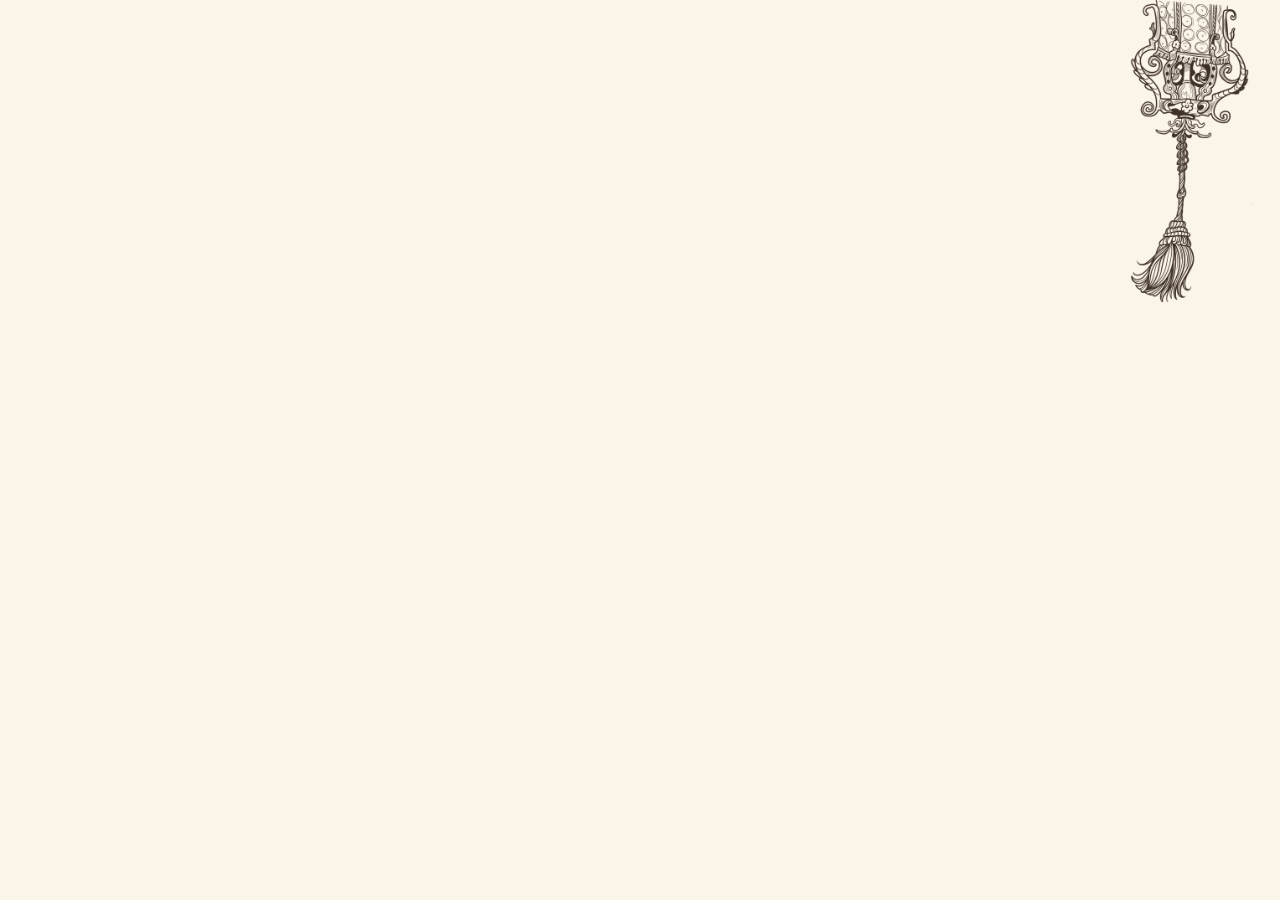
<file: design/lamp-toggle/index.html>
<!doctype html>
<html lang="el">
<head>
<meta charset="utf-8">
<meta name="viewport" content="width=device-width, initial-scale=1">
<title>Λάμπα μέρας και νύχτας</title>
<style>
:root { --paper: #fbf4e9; --ink: #3d3027; --focus: #eeb4ae; }
:root[data-theme="night"] { --paper: #231e1b; --ink: #f2e8dc; }
body { margin: 0; min-height: 100vh; background: var(--paper); transition: background-color .4s; }
.lamp {
    position: fixed;
    top: 0;
    right: 26px;
    z-index: 30;
    width: 124px;
    aspect-ratio: 296 / 724;
    padding: 0;
    border: 0;
    background: none;
    cursor: pointer;
    transform-origin: 50% 0;
}
.lamp:focus-visible { outline: 2px dashed var(--focus); outline-offset: 4px; }
.lamp__ink {
    position: absolute;
    inset: 0;
    background: var(--ink);
    -webkit-mask: url("lamp.png") center / contain no-repeat;
    mask: url("lamp.png") center / contain no-repeat;
    transition: background-color .4s;
}
.lamp__glass,
.lamp__glow {
    position: absolute;
    pointer-events: none;
    opacity: 0;
    transition: opacity .6s;
}
.lamp__glass {
    left: 21%;
    top: 0;
    width: 52%;
    height: 16.5%;
    background: radial-gradient(ellipse at 50% 55%, #fff1c4, #ffcf7a 45%, #f39d4a 85%);
    border-radius: 2px 2px 6px 6px;
}
.lamp__glow {
    left: 52%;
    top: 8%;
    width: 480px;
    height: 480px;
    transform: translate(-50%, -50%);
    background: radial-gradient(circle, rgb(255 200 125 / .6), rgb(255 170 90 / .18) 38%, transparent 66%);
}
[data-theme="night"] .lamp__glass { opacity: .92; animation: flicker 5s ease-in-out infinite; }
[data-theme="night"] .lamp__glow { opacity: 1; animation: flicker 5s ease-in-out infinite; }
.lamplight {
    position: fixed;
    inset: 0;
    z-index: 25;
    pointer-events: none;
    background: radial-gradient(circle at calc(100% - 88px) 100px, rgb(255 190 120 / .2), transparent 45%);
    mix-blend-mode: screen;
    opacity: 0;
    transition: opacity .6s;
}
[data-theme="night"] .lamplight { opacity: 1; }
.lamp.is-pulled { animation: pull 1.3s ease-out; }
@keyframes pull {
    0% { transform: translateY(0) rotate(0); }
    14% { transform: translateY(14px) rotate(0); }
    32% { transform: translateY(0) rotate(5deg); }
    52% { transform: rotate(-3.5deg); }
    72% { transform: rotate(2deg); }
    88% { transform: rotate(-.8deg); }
    100% { transform: rotate(0); }
}
@keyframes flicker {
    0%, 100% { filter: brightness(1); }
    45% { filter: brightness(1.08); }
    55% { filter: brightness(.94); }
}
@media (prefers-reduced-motion: reduce) {
    .lamp.is-pulled, [data-theme="night"] .lamp__glass, [data-theme="night"] .lamp__glow { animation: none; }
}
</style>
</head>
<body>
<button class="lamp" type="button" data-theme-toggle aria-label="Άναψε ή σβήσε τη λάμπα" title="Τράβηξε τη λάμπα">
    <span class="lamp__glow"></span>
    <span class="lamp__glass"></span>
    <span class="lamp__ink"></span>
</button>
<div class="lamplight" aria-hidden="true"></div>

<script>
document.querySelectorAll('[data-theme-toggle]').forEach(btn => btn.addEventListener('click', () => {
    const lamp = document.querySelector('.lamp');
    lamp.classList.remove('is-pulled');
    void lamp.offsetWidth;
    lamp.classList.add('is-pulled');
    setTimeout(() => {
        const root = document.documentElement;
        root.dataset.theme = root.dataset.theme === 'night' ? 'day' : 'night';
    }, 180);
}));
</script>
</body>
</html>
</file>
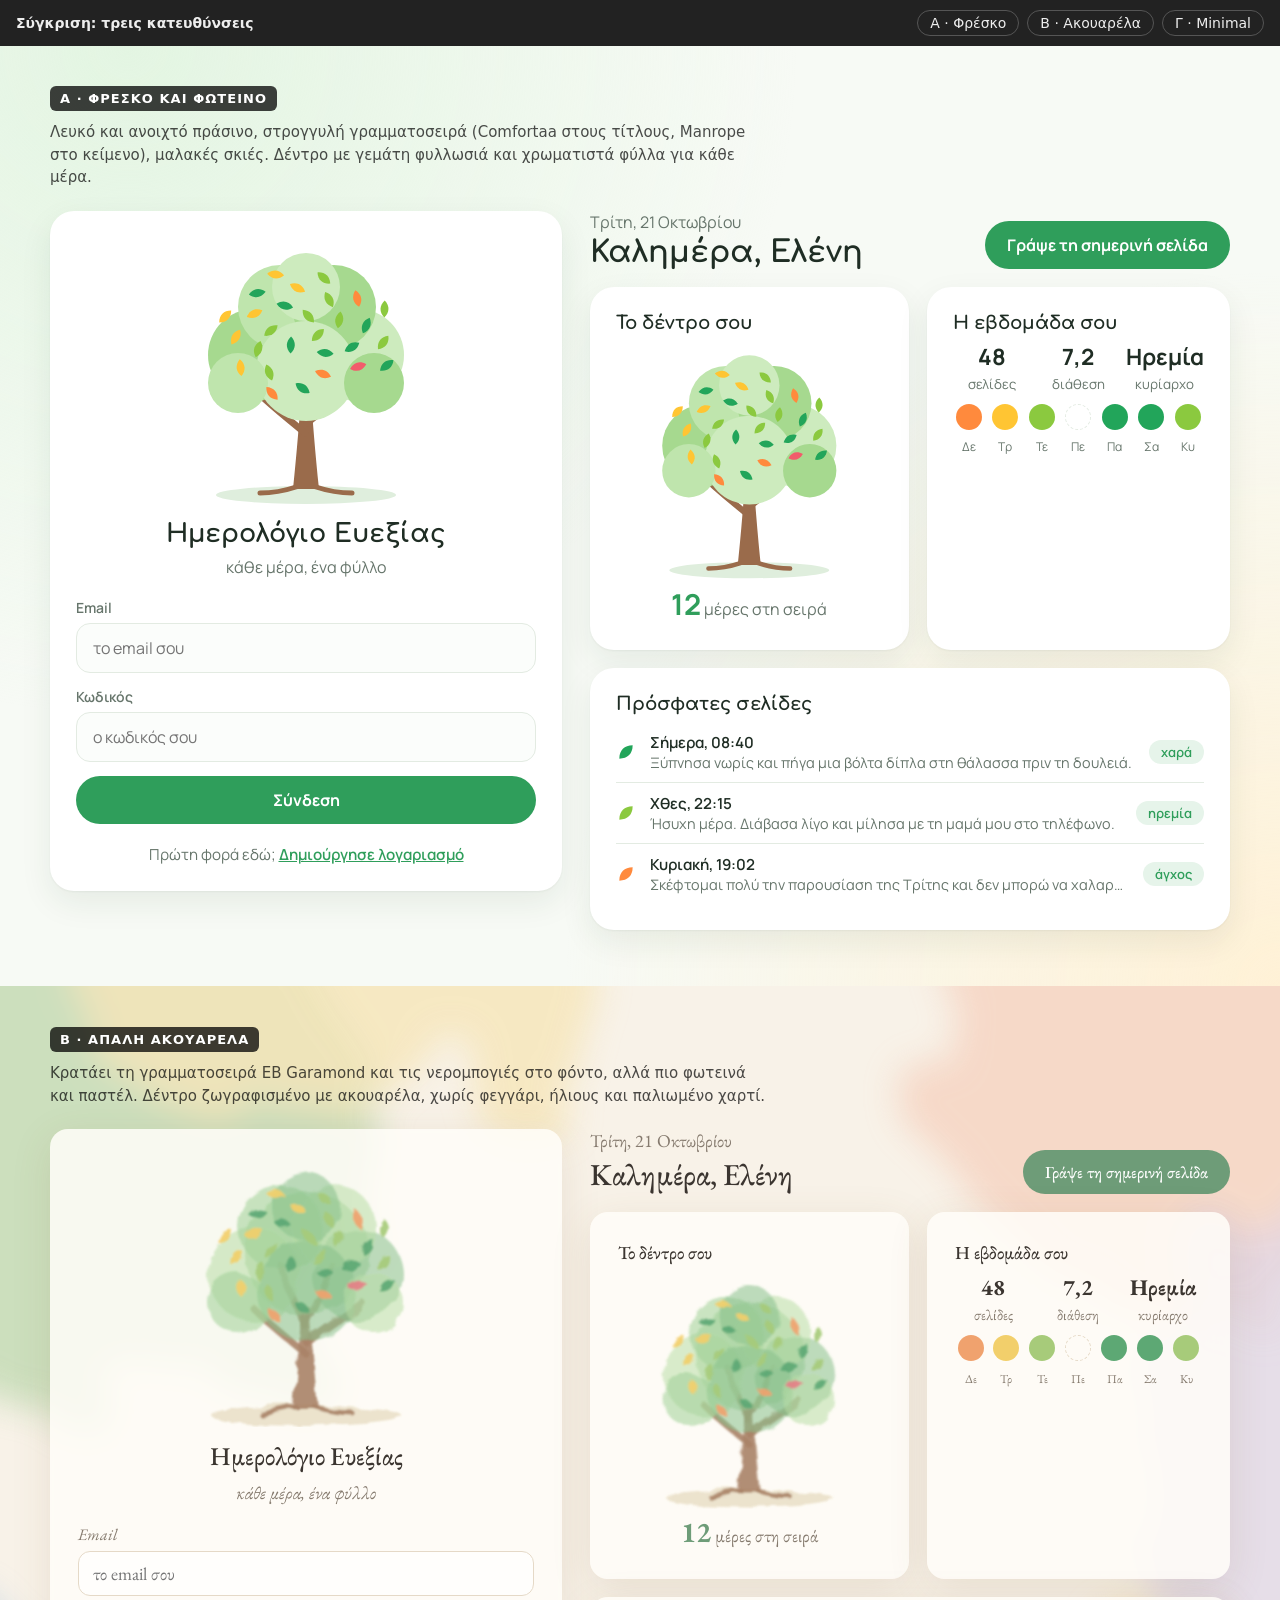
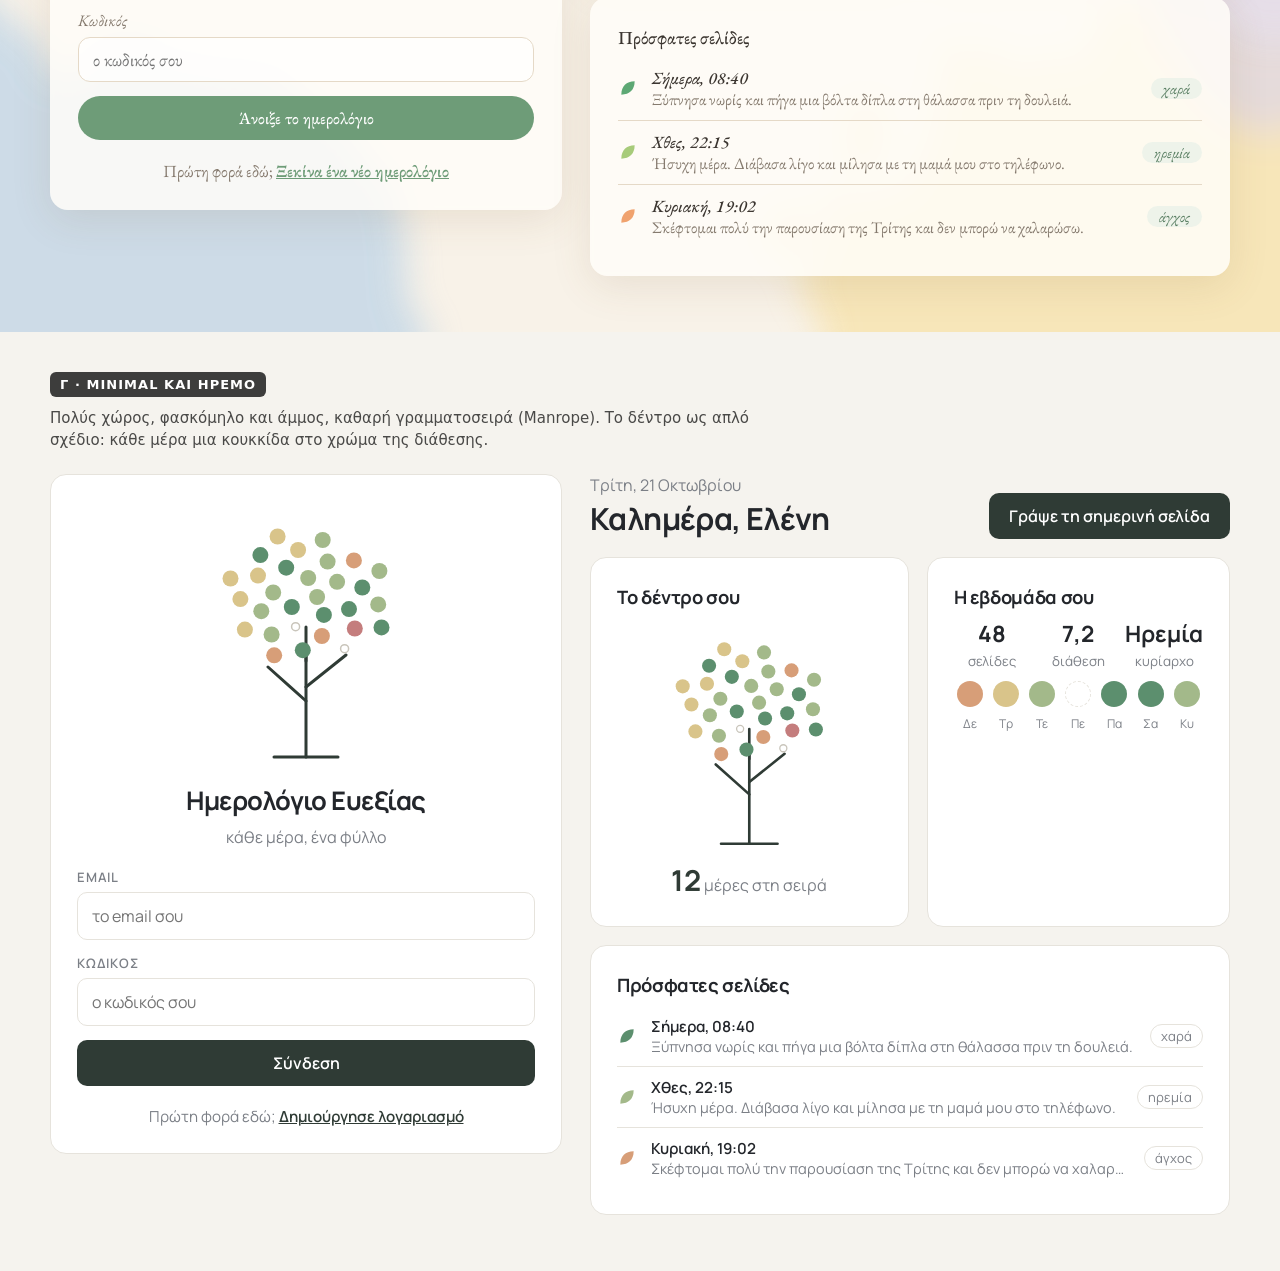
<file: design/compare-three-directions.html>
<!doctype html>
<html lang="el">
<head>
<meta charset="utf-8">
<meta name="viewport" content="width=device-width, initial-scale=1">
<title>Σύγκριση στυλ</title>
<link rel="preconnect" href="https://fonts.googleapis.com">
<link rel="preconnect" href="https://fonts.gstatic.com" crossorigin>
<link href="https://fonts.googleapis.com/css2?family=Comfortaa:wght@500;700&family=Manrope:wght@400;500;600;700&family=EB+Garamond:ital,wght@0,400;0,500;0,600;1,400&display=swap" rel="stylesheet">
<style>
* { box-sizing: border-box; }
body { margin: 0; font-family: system-ui, sans-serif; background: #e9e7e2; color: #222; }
svg { display: block; }
.top {
    position: sticky; top: 0; z-index: 10;
    display: flex; flex-wrap: wrap; gap: 8px; align-items: center;
    padding: 10px 16px; background: #222; color: #eee; font-size: 14px;
}
.top strong { margin-right: auto; }
.top a { color: #eee; border: 1px solid #555; border-radius: 999px; padding: 4px 12px; text-decoration: none; }
.top a:hover { background: #eee; color: #222; }

.dir { padding: 40px 16px 56px; position: relative; overflow: hidden; }
.dir__head { max-width: 1180px; margin: 0 auto 22px; }
.dir__tag { display: inline-block; font: 600 13px/1 system-ui; letter-spacing: .08em; text-transform: uppercase; padding: 6px 10px; border-radius: 6px; background: rgb(0 0 0 / .75); color: #fff; }
.dir__desc { margin: 10px 0 0; max-width: 720px; font: 15px/1.5 system-ui; color: rgb(0 0 0 / .7); }
.pair { max-width: 1180px; margin: 0 auto; display: grid; grid-template-columns: 1fr 1.25fr; gap: 28px; align-items: start; }
@media (max-width: 900px) { .pair { grid-template-columns: minmax(0, 1fr); } }

.a {
    --bg: #f7faf5; --surface: #ffffff; --text: #1f2d24; --muted: #66756b; --line: #e3ebe2;
    --primary: #2f9e5b; --primary-ink: #fff; --soft: #e6f4ea;
    --m5: #22a55a; --m4: #8bc93f; --m3: #ffc533; --m2: #ff8a3d; --m1: #f25c6b;
    background: radial-gradient(circle at 10% 0%, #e3f5e2, transparent 45%), radial-gradient(circle at 100% 100%, #fff1d6, transparent 45%), var(--bg);
    color: var(--text);
    font-family: "Manrope", system-ui, sans-serif;
}
.a h1, .a h2, .a .brand-name { font-family: "Comfortaa", "Manrope", sans-serif; font-weight: 700; }
.a .card { background: var(--surface); border-radius: 24px; box-shadow: 0 1px 2px rgb(30 60 40 / .05), 0 12px 32px rgb(30 60 40 / .08); padding: 26px; }
.a .input { width: 100%; padding: 13px 16px; border: 1.5px solid var(--line); border-radius: 14px; background: #fbfdfb; font: inherit; }
.a .btn { display: inline-flex; justify-content: center; padding: 13px 22px; border-radius: 999px; background: var(--primary); color: var(--primary-ink); font-weight: 700; border: 0; text-decoration: none; }
.a .chip { background: var(--soft); color: var(--primary); border-radius: 999px; padding: 3px 12px; font-size: 13px; font-weight: 600; }
.a .label { font-size: 14px; font-weight: 600; color: var(--muted); }

.b {
    --bg: #f8f2e8; --surface: rgb(255 253 248 / .86); --text: #3b3530; --muted: #857a6e; --line: #e5d9c7;
    --primary: #6e9c78; --primary-ink: #fff; --soft: #eef3ea;
    --m5: #5da874; --m4: #a7cb7a; --m3: #f2cf6b; --m2: #f0a26e; --m1: #e57f86;
    background: var(--bg);
    color: var(--text);
    font-family: "EB Garamond", Georgia, serif;
    font-size: 18px;
}
.b .wash { position: absolute; inset: 0; width: 100%; height: 100%; opacity: .55; pointer-events: none; }
.b .dir__head, .b .pair { position: relative; }
.b h1, .b h2, .b .brand-name { font-weight: 500; }
.b .card { background: var(--surface); border-radius: 18px; box-shadow: 0 10px 40px rgb(120 90 50 / .12); padding: 28px; backdrop-filter: blur(2px); }
.b .input { width: 100%; padding: 10px 14px; border: 1px solid var(--line); border-radius: 12px; background: rgb(255 255 255 / .7); font: inherit; }
.b .btn { display: inline-flex; justify-content: center; padding: 11px 22px; border-radius: 999px; background: var(--primary); color: var(--primary-ink); font: 500 1.05rem "EB Garamond", serif; border: 0; text-decoration: none; }
.b .chip { background: var(--soft); color: #5a7f63; border-radius: 999px; padding: 1px 12px; font-size: 15px; font-style: italic; }
.b .label { font-size: 16px; color: var(--muted); font-style: italic; }

.c {
    --bg: #f5f3ee; --surface: #ffffff; --text: #23262b; --muted: #7b7f86; --line: #e6e3dc;
    --primary: #2f3b35; --primary-ink: #fff; --soft: #eef0ec;
    --m5: #5c8f6e; --m4: #a3b98a; --m3: #d9c48a; --m2: #d79e78; --m1: #c47d7d;
    background: var(--bg);
    color: var(--text);
    font-family: "Manrope", system-ui, sans-serif;
}
.c h1, .c h2, .c .brand-name { font-weight: 700; letter-spacing: -.02em; }
.c .card { background: var(--surface); border-radius: 16px; border: 1px solid var(--line); padding: 26px; }
.c .input { width: 100%; padding: 12px 14px; border: 1px solid var(--line); border-radius: 10px; background: #fff; font: inherit; }
.c .btn { display: inline-flex; justify-content: center; padding: 12px 20px; border-radius: 10px; background: var(--primary); color: var(--primary-ink); font-weight: 600; border: 0; text-decoration: none; }
.c .chip { border: 1px solid var(--line); color: var(--muted); border-radius: 999px; padding: 2px 10px; font-size: 13px; }
.c .label { font-size: 13px; font-weight: 600; color: var(--muted); text-transform: uppercase; letter-spacing: .06em; }

.login { display: grid; gap: 6px; }
.login .art { max-width: 300px; margin: 0 auto; width: 100%; }
.brand-name { text-align: center; font-size: 1.6rem; margin: 6px 0 2px; }
.brand-sub { text-align: center; color: var(--muted); margin: 0 0 14px; }
.form { display: grid; gap: 14px; }
.field { display: grid; gap: 6px; }
.alt { text-align: center; color: var(--muted); margin: 14px 0 0; font-size: .95em; }
.alt a { color: var(--primary); font-weight: 600; }

.dash { display: grid; gap: 18px; }
.greet { display: flex; flex-wrap: wrap; justify-content: space-between; align-items: end; gap: 12px; }
.greet p { margin: 0; color: var(--muted); }
.greet h1 { margin: 2px 0 0; font-size: 1.9rem; }
.row { display: grid; grid-template-columns: 1.05fr 1fr; gap: 18px; }
@media (max-width: 620px) { .row { grid-template-columns: minmax(0, 1fr); } }
.card h2 { margin: 0 0 8px; font-size: 1.15rem; }
.streak { text-align: center; margin: 4px 0 0; color: var(--muted); }
.streak strong { font-size: 1.8rem; color: var(--primary); }
.week { display: grid; grid-template-columns: repeat(7, minmax(0, 1fr)); gap: 4px; text-align: center; margin-top: 10px; }
.week span { font-size: 12px; color: var(--muted); }
.dot { width: 26px; height: 26px; border-radius: 50%; margin: 0 auto 4px; }
.dot.empty { border: 1.5px dashed var(--line); }
.stats { display: grid; grid-template-columns: repeat(3, minmax(0, 1fr)); gap: 8px; text-align: center; }
.stats b { display: block; font-size: 1.4rem; }
.stats small { color: var(--muted); }
.entry { display: grid; grid-template-columns: 22px minmax(0, 1fr) auto; gap: 12px; align-items: center; padding: 10px 0; border-top: 1px solid var(--line); }
.entry:first-of-type { border-top: 0; }
.entry b { font-weight: 600; display: block; font-size: .95em; }
.entry em { display: block; color: var(--muted); font-style: normal; white-space: nowrap; overflow: hidden; text-overflow: ellipsis; font-size: .9em; }
.b .entry b { font-style: italic; font-weight: 500; }
</style>
</head>
<body>

<svg width="0" height="0" style="position:absolute" aria-hidden="true">
    <defs>
        <filter id="wc" x="-20%" y="-20%" width="140%" height="140%">
            <feTurbulence type="fractalNoise" baseFrequency=".035" numOctaves="3" seed="2" result="t"/>
            <feDisplacementMap in="SourceGraphic" in2="t" scale="10" result="d"/>
            <feGaussianBlur in="d" stdDeviation="1.2"/>
        </filter>
        <filter id="wc-wash" x="-30%" y="-30%" width="160%" height="160%">
            <feTurbulence type="fractalNoise" baseFrequency=".009" numOctaves="3" seed="9" result="t"/>
            <feDisplacementMap in="SourceGraphic" in2="t" scale="170"/>
            <feGaussianBlur stdDeviation="16"/>
        </filter>
    </defs>
    <symbol id="leafA" viewBox="0 0 24 24"><path d="M4 20 C4 10 10 4 20 4 C20 14 14 20 4 20 Z"/></symbol>
</svg>

<div class="top">
    <strong>Σύγκριση: τρεις κατευθύνσεις</strong>
    <a href="#a">Α · Φρέσκο</a>
    <a href="#b">Β · Ακουαρέλα</a>
    <a href="#c">Γ · Minimal</a>
</div>

<section class="dir a" id="a">
    <div class="dir__head">
        <span class="dir__tag">Α · Φρέσκο και φωτεινό</span>
        <p class="dir__desc">Λευκό και ανοιχτό πράσινο, στρογγυλή γραμματοσειρά (Comfortaa στους τίτλους, Manrope στο κείμενο), μαλακές σκιές. Δέντρο με γεμάτη φυλλωσιά και χρωματιστά φύλλα για κάθε μέρα.</p>
    </div>
    <div class="pair">
        <div class="card login">
            <div class="art" data-tree="a"></div>
            <div class="brand-name">Ημερολόγιο Ευεξίας</div>
            <p class="brand-sub">κάθε μέρα, ένα φύλλο</p>
            <div class="form">
                <div class="field"><span class="label">Email</span><input class="input" placeholder="το email σου"></div>
                <div class="field"><span class="label">Κωδικός</span><input class="input" type="password" placeholder="ο κωδικός σου"></div>
                <a class="btn" href="#a">Σύνδεση</a>
            </div>
            <p class="alt">Πρώτη φορά εδώ; <a href="#a">Δημιούργησε λογαριασμό</a></p>
        </div>
        <div class="dash" data-dash></div>
    </div>
</section>

<section class="dir b" id="b">
    <svg class="wash" viewBox="0 0 1200 900" preserveAspectRatio="xMidYMid slice" aria-hidden="true">
        <g filter="url(#wc-wash)">
            <ellipse cx="40" cy="150" rx="330" ry="250" fill="#a8cf9a"/>
            <ellipse cx="300" cy="-20" rx="260" ry="150" fill="#f6dc93" opacity=".8"/>
            <ellipse cx="1180" cy="80" rx="320" ry="230" fill="#f4b9a0" opacity=".8"/>
            <ellipse cx="1140" cy="840" rx="380" ry="260" fill="#f6dc93"/>
            <ellipse cx="60" cy="860" rx="340" ry="250" fill="#a9c9e6"/>
            <ellipse cx="1220" cy="460" rx="160" ry="260" fill="#c9bfe8" opacity=".7"/>
        </g>
    </svg>
    <div class="dir__head">
        <span class="dir__tag">Β · Απαλή ακουαρέλα</span>
        <p class="dir__desc">Κρατάει τη γραμματοσειρά EB Garamond και τις νερομπογιές στο φόντο, αλλά πιο φωτεινά και παστέλ. Δέντρο ζωγραφισμένο με ακουαρέλα, χωρίς φεγγάρι, ήλιους και παλιωμένο χαρτί.</p>
    </div>
    <div class="pair">
        <div class="card login">
            <div class="art" data-tree="b"></div>
            <div class="brand-name">Ημερολόγιο Ευεξίας</div>
            <p class="brand-sub"><em>κάθε μέρα, ένα φύλλο</em></p>
            <div class="form">
                <div class="field"><span class="label">Email</span><input class="input" placeholder="το email σου"></div>
                <div class="field"><span class="label">Κωδικός</span><input class="input" type="password" placeholder="ο κωδικός σου"></div>
                <a class="btn" href="#b">Άνοιξε το ημερολόγιο</a>
            </div>
            <p class="alt">Πρώτη φορά εδώ; <a href="#b">Ξεκίνα ένα νέο ημερολόγιο</a></p>
        </div>
        <div class="dash" data-dash></div>
    </div>
</section>

<section class="dir c" id="c">
    <div class="dir__head">
        <span class="dir__tag">Γ · Minimal και ήρεμο</span>
        <p class="dir__desc">Πολύς χώρος, φασκόμηλο και άμμος, καθαρή γραμματοσειρά (Manrope). Το δέντρο ως απλό σχέδιο: κάθε μέρα μια κουκκίδα στο χρώμα της διάθεσης.</p>
    </div>
    <div class="pair">
        <div class="card login">
            <div class="art" data-tree="c"></div>
            <div class="brand-name">Ημερολόγιο Ευεξίας</div>
            <p class="brand-sub">κάθε μέρα, ένα φύλλο</p>
            <div class="form">
                <div class="field"><span class="label">Email</span><input class="input" placeholder="το email σου"></div>
                <div class="field"><span class="label">Κωδικός</span><input class="input" type="password" placeholder="ο κωδικός σου"></div>
                <a class="btn" href="#c">Σύνδεση</a>
            </div>
            <p class="alt">Πρώτη φορά εδώ; <a href="#c">Δημιούργησε λογαριασμό</a></p>
        </div>
        <div class="dash" data-dash></div>
    </div>
</section>

<script>
const moods = [4, 5, 3, 4, 0, 2, 3, 4, 5, 5, 4, 3, 1, 2, 3, 4, 0, 5, 4, 3, 4, 5, 5, 4, 2, 3, 4, 5, 4, 5];

function rng(seed) {
    return () => {
        seed = seed + 0x6D2B79F5 | 0;
        let t = Math.imul(seed ^ seed >>> 15, 1 | seed);
        t = t + Math.imul(t ^ t >>> 7, 61 | t) ^ t;
        return ((t ^ t >>> 14) >>> 0) / 4294967296;
    };
}

function slots(n, cx, cy, rx, ry, seed) {
    const r = rng(seed);
    const pts = Array.from({ length: n }, (_, i) => {
        const rad = Math.sqrt((i + .5) / n);
        const a = i * 2.39996;
        return [cx + Math.cos(a) * rad * rx, cy + Math.sin(a) * rad * ry, a];
    });
    return pts.map(p => [p, r()]).sort((x, y) => x[1] - y[1]).map(x => x[0]);
}

const canopy = [[150, 96, 62], [98, 118, 46], [202, 118, 46], [124, 70, 42], [178, 70, 42], [150, 134, 50], [82, 146, 30], [218, 146, 30], [150, 50, 34]];

function trunk(fill, extra = '') {
    return `
        <path d="M137 252 C141 214 143 186 146 150 L154 150 C157 186 159 214 163 252 Z" fill="${fill}" ${extra}/>
        <path d="M149 196 C130 180 114 168 96 150 M151 186 C170 170 188 160 206 146 M150 170 C140 150 132 132 126 110 M151 166 C162 146 170 128 176 108" stroke="${fill}" stroke-width="7" stroke-linecap="round" fill="none" ${extra}/>
        <path d="M140 250 C128 254 116 256 104 256 M160 250 C172 254 184 256 196 256" stroke="${fill}" stroke-width="5" stroke-linecap="round" fill="none" ${extra}/>`;
}

function treeA() {
    const greens = ['#bfe5ad', '#a6d98f', '#cdebbe'];
    const pos = slots(30, 150, 98, 92, 66, 7);
    const leaves = moods.map((m, i) => {
        if (!m) return '';
        const [x, y, a] = pos[i];
        return `<use href="#leafA" x="${x - 9}" y="${y - 9}" width="18" height="18" fill="var(--m${m})" transform="rotate(${(a * 57) % 360} ${x} ${y})"/>`;
    }).join('');
    return `<svg viewBox="0 0 300 270">
        <ellipse cx="150" cy="258" rx="90" ry="9" fill="#dfeedd"/>
        ${trunk('#9a6b4b')}
        ${canopy.map(([x, y, r], i) => `<circle cx="${x}" cy="${y}" r="${r}" fill="${greens[i % 3]}"/>`).join('')}
        ${leaves}
    </svg>`;
}

function treeB() {
    const greens = ['#9fcf95', '#b9dca6', '#87c08a'];
    const pos = slots(30, 150, 98, 92, 66, 7);
    const leaves = moods.map((m, i) => {
        if (!m) return '';
        const [x, y, a] = pos[i];
        return `<use href="#leafA" x="${x - 10}" y="${y - 10}" width="20" height="20" fill="var(--m${m})" opacity=".92" transform="rotate(${(a * 57) % 360} ${x} ${y})"/>`;
    }).join('');
    return `<svg viewBox="0 0 300 270">
        <g filter="url(#wc)">
            <ellipse cx="150" cy="258" rx="95" ry="10" fill="#e8dcc2" opacity=".8"/>
            ${trunk('#a98266', 'opacity=".9"')}
            ${canopy.map(([x, y, r], i) => `<circle cx="${x}" cy="${y}" r="${r}" fill="${greens[i % 3]}" opacity=".55"/>`).join('')}
            ${leaves}
        </g>
    </svg>`;
}

function treeC() {
    const pos = slots(30, 150, 96, 86, 66, 7);
    const dots = moods.map((m, i) => {
        const [x, y] = pos[i];
        return m
            ? `<circle cx="${x.toFixed(1)}" cy="${y.toFixed(1)}" r="8" fill="var(--m${m})"/>`
            : `<circle cx="${x.toFixed(1)}" cy="${y.toFixed(1)}" r="4" fill="none" stroke="#c9c5bb" stroke-width="1.5"/>`;
    }).join('');
    return `<svg viewBox="0 0 300 270">
        <g stroke="#2f3b35" stroke-width="3" stroke-linecap="round" fill="none">
            <path d="M150 256 L150 150"/>
            <path d="M150 200 L112 166 M150 186 L190 154 M150 160 L150 126"/>
            <path d="M118 256 L182 256"/>
        </g>
        ${dots}
    </svg>`;
}

const trees = { a: treeA, b: treeB, c: treeC };
document.querySelectorAll('[data-tree]').forEach(el => { el.innerHTML = trees[el.dataset.tree](); });

const week = [['Δε', 2], ['Τρ', 3], ['Τε', 4], ['Πε', 0], ['Πα', 5], ['Σα', 5], ['Κυ', 4]];
const entries = [['Σήμερα, 08:40', 5, 'χαρά', 'Ξύπνησα νωρίς και πήγα μια βόλτα δίπλα στη θάλασσα πριν τη δουλειά.'],
    ['Χθες, 22:15', 4, 'ηρεμία', 'Ήσυχη μέρα. Διάβασα λίγο και μίλησα με τη μαμά μου στο τηλέφωνο.'],
    ['Κυριακή, 19:02', 2, 'άγχος', 'Σκέφτομαι πολύ την παρουσίαση της Τρίτης και δεν μπορώ να χαλαρώσω.']];

document.querySelectorAll('[data-dash]').forEach(el => {
    const dir = el.closest('.dir').id;
    el.innerHTML = `
        <div class="greet">
            <div><p>Τρίτη, 21 Οκτωβρίου</p><h1>Καλημέρα, Ελένη</h1></div>
            <a class="btn" href="#${dir}">Γράψε τη σημερινή σελίδα</a>
        </div>
        <div class="row">
            <div class="card">
                <h2>Το δέντρο σου</h2>
                <div>${trees[dir]()}</div>
                <p class="streak"><strong>12</strong> μέρες στη σειρά</p>
            </div>
            <div class="card">
                <h2>Η εβδομάδα σου</h2>
                <div class="stats">
                    <div><b>48</b><small>σελίδες</small></div>
                    <div><b>7,2</b><small>διάθεση</small></div>
                    <div><b>Ηρεμία</b><small>κυρίαρχο</small></div>
                </div>
                <div class="week">${week.map(([d, m]) => `<div><div class="dot${m ? '' : ' empty'}" style="${m ? `background:var(--m${m})` : ''}"></div><span>${d}</span></div>`).join('')}</div>
            </div>
        </div>
        <div class="card">
            <h2>Πρόσφατες σελίδες</h2>
            ${entries.map(([d, m, e, t]) => `<div class="entry"><svg width="20" height="20" fill="var(--m${m})"><use href="#leafA"/></svg><div style="min-width:0"><b>${d}</b><em>${t}</em></div><span class="chip">${e}</span></div>`).join('')}
        </div>`;
});
</script>
</body>
</html>
</file>
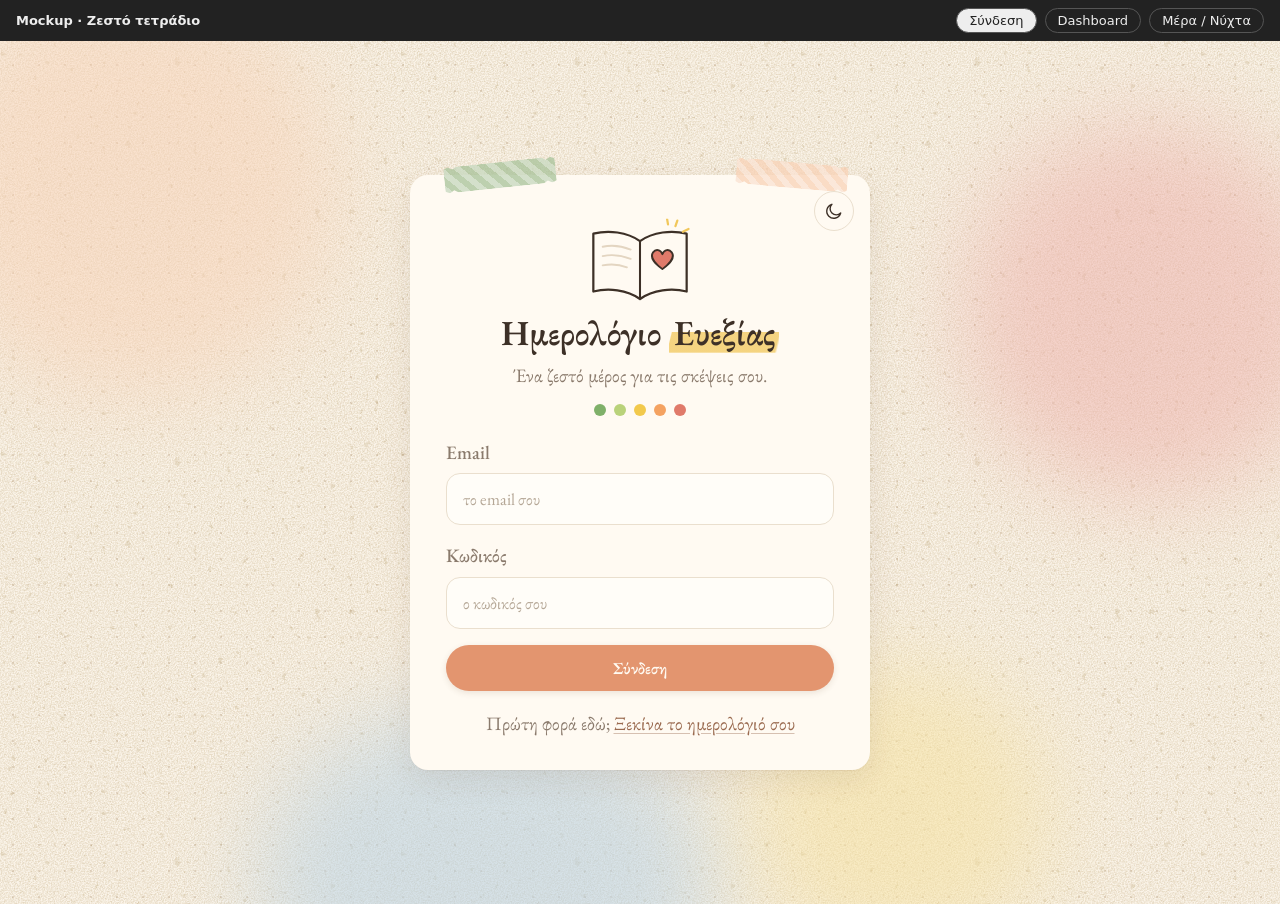
<file: design/mockup-zesto-tetradio.html>
<!doctype html>
<html lang="el">
<head>
<meta charset="utf-8">
<meta name="viewport" content="width=device-width, initial-scale=1">
<title>Ζεστό τετράδιο</title>
<link rel="preconnect" href="https://fonts.googleapis.com">
<link rel="preconnect" href="https://fonts.gstatic.com" crossorigin>
<link href="https://fonts.googleapis.com/css2?family=EB+Garamond:ital,wght@0,400;0,500;0,600;0,700;1,400&display=swap" rel="stylesheet">
<style>
:root {
    --paper: #fbf4e9;
    --card: #fffaf2;
    --text: #3d3027;
    --muted: #8a7a6c;
    --line: #eadfce;
    --accent: #e3956f;
    --accent-dark: #b9714f;
    --focus: #eeb4ae;
    --accent-ink: #fffaf2;
    --peach: #f8d3b8;
    --mustard: #f1c75b;
    --sage: #a9c49a;
    --rose: #eeb4ae;
    --sky: #b9d3e6;
    --note: #fde8a0;
    --mood-5: #7fb069;
    --mood-4: #b9d27a;
    --mood-3: #f2c94c;
    --mood-2: #f4a261;
    --mood-1: #e07a6a;
    --grain: url("data:image/svg+xml,%3Csvg xmlns='http://www.w3.org/2000/svg' width='400' height='400'%3E%3Cfilter id='f'%3E%3CfeTurbulence type='fractalNoise' baseFrequency='.7' numOctaves='4' stitchTiles='stitch'/%3E%3CfeColorMatrix values='0 0 0 0 0.38 0 0 0 0 0.25 0 0 0 0 0.08 1.3 0 0 0 -.4'/%3E%3C/filter%3E%3Cfilter id='s'%3E%3CfeTurbulence type='fractalNoise' baseFrequency='.12' numOctaves='3' seed='3' stitchTiles='stitch'/%3E%3CfeColorMatrix values='0 0 0 0 0.38 0 0 0 0 0.25 0 0 0 0 0.08 14 0 0 0 -10.2'/%3E%3C/filter%3E%3Crect width='100%25' height='100%25' filter='url%28%23f%29' opacity='0.42'/%3E%3Crect width='100%25' height='100%25' filter='url%28%23s%29' opacity='0.18'/%3E%3C/svg%3E");
    --serif: "EB Garamond", Georgia, serif;
    --ink: #3d3027;
    --input-bg: #fffdf8;
    --placeholder: #b5a796;
    --soft: #fdf1e6;
    --link: #9a6a4f;
    --dashed: #e3d5c1;
    --future: #d6c8b4;
    --on-mood: #3d3027;
    --note-ink: #3d3027;
    --note-label: #9b7c2d;
    --dot: rgb(170 140 110 / .28);
    --blob-opacity: .55;
    --blob-1: #f8d3b8;
    --blob-2: #eeb4ae;
    --blob-3: #b9d3e6;
    --blob-4: #f6e2a0;
    --stat-1: #fdf1e6;
    --stat-2: #f1f6ea;
    --stat-3: #fdf6dd;
    --btn-hover: #db8862;
    --nav-current-bg: #f8d3b8;
    --nav-current-ink: #3d3027;
    --hl-mix: 75%;
    --shadow: rgb(90 60 30 / .09);
}
:root[data-theme="night"] {
    color-scheme: dark;
    --paper: #231e1b;
    --card: #332c27;
    --text: #f2e8dc;
    --muted: #b9a999;
    --line: #4a4038;
    --accent: #e9a07f;
    --accent-ink: #2a2018;
    --focus: #e8a8a2;
    --peach: #d9a286;
    --mustard: #e3bf5c;
    --sage: #93b083;
    --rose: #d99a94;
    --sky: #8fb0c9;
    --note: #e8d48f;
    --mood-5: #8fc27a;
    --mood-4: #c6dc84;
    --mood-3: #f1cd57;
    --mood-2: #f3a96d;
    --mood-1: #ea8a7c;
    --grain: url("data:image/svg+xml,%3Csvg xmlns='http://www.w3.org/2000/svg' width='400' height='400'%3E%3Cfilter id='f'%3E%3CfeTurbulence type='fractalNoise' baseFrequency='.7' numOctaves='4' stitchTiles='stitch'/%3E%3CfeColorMatrix values='0 0 0 0 0.9 0 0 0 0 0.9 0 0 0 0 1 1.3 0 0 0 -.4'/%3E%3C/filter%3E%3Cfilter id='s'%3E%3CfeTurbulence type='fractalNoise' baseFrequency='.12' numOctaves='3' seed='3' stitchTiles='stitch'/%3E%3CfeColorMatrix values='0 0 0 0 0.9 0 0 0 0 0.9 0 0 0 0 1 14 0 0 0 -10.2'/%3E%3C/filter%3E%3Crect width='100%25' height='100%25' filter='url%28%23f%29' opacity='0.16'/%3E%3Crect width='100%25' height='100%25' filter='url%28%23s%29' opacity='0.08'/%3E%3C/svg%3E");
    --ink: #f2e8dc;
    --input-bg: #2c2622;
    --placeholder: #8a7b6d;
    --soft: #43372f;
    --link: #ecb595;
    --dashed: #4f443b;
    --future: #5e5248;
    --on-mood: #2a2018;
    --note-ink: #3a3025;
    --note-label: #7a6326;
    --dot: rgb(255 235 210 / .07);
    --blob-opacity: .4;
    --blob-1: #8c4b30;
    --blob-2: #7d3e4c;
    --blob-3: #2d4f66;
    --blob-4: #6e5a24;
    --stat-1: #44362d;
    --stat-2: #373e2f;
    --stat-3: #443b28;
    --btn-hover: #f0b293;
    --nav-current-bg: #553d30;
    --nav-current-ink: #f6d3bd;
    --hl-mix: 38%;
    --shadow: rgb(0 0 0 / .35);
}
* { box-sizing: border-box; }
body {
    margin: 0;
    min-height: 100vh;
    font-family: var(--serif);
    font-size: 19px;
    line-height: 1.55;
    color: var(--text);
    background-color: var(--paper);
    background-image:
        var(--grain),
        radial-gradient(circle, var(--dot) 1.1px, transparent 1.4px);
    background-size: auto, 26px 26px;
    -webkit-font-smoothing: antialiased;
    transition: background-color .4s, color .4s;
}
svg { display: block; }
h1, h2 { font-weight: 600; line-height: 1.2; margin: 0; }
p { margin: 0 0 12px; }
a { color: var(--link); text-decoration-color: color-mix(in srgb, var(--link) 40%, transparent); text-underline-offset: 3px; }
input { font: inherit; color: inherit; }

.mock-bar { position: sticky; top: 0; z-index: 50; display: flex; gap: 8px; align-items: center; padding: 8px 16px; background: #222; color: #eee; font: 13px system-ui, sans-serif; }
.mock-bar strong { margin-right: auto; }
.mock-bar button { padding: 4px 12px; border: 1px solid #555; border-radius: 999px; background: transparent; color: #eee; cursor: pointer; font: inherit; }
.mock-bar button[aria-pressed="true"] { background: #eee; color: #222; }
.screen { display: none; }
.screen.is-active { display: block; }

.mark {
    background: linear-gradient(104deg, transparent 0 2%, color-mix(in srgb, var(--hl, var(--mustard)) var(--hl-mix), transparent) 3% 96%, transparent 98%);
    background-size: 100% 46%;
    background-position: 0 88%;
    background-repeat: no-repeat;
    padding: 0 .12em;
}

.card {
    position: relative;
    background: var(--card);
    border-radius: 18px;
    padding: 26px;
    box-shadow: 0 1px 1px rgb(90 60 30 / .05), 0 10px 30px var(--shadow);
    transition: background-color .4s;
}
.tape {
    position: absolute;
    top: -13px;
    left: 50%;
    width: 112px;
    height: 26px;
    transform: translateX(-50%) rotate(-3deg);
    background:
        repeating-linear-gradient(45deg, rgb(255 255 255 / .35) 0 6px, transparent 6px 12px),
        color-mix(in srgb, var(--tape, var(--peach)) 85%, transparent);
    clip-path: polygon(0 8%, 4% 0, 8% 10%, 12% 0, 88% 0, 92% 10%, 96% 0, 100% 8%, 100% 92%, 96% 100%, 92% 90%, 88% 100%, 12% 100%, 8% 90%, 4% 100%, 0 92%);
    opacity: .9;
}
.tape--left { left: 34px; transform: rotate(-6deg); }
.tape--right { left: auto; right: 22px; transform: rotate(5deg); }

.btn {
    display: inline-flex; align-items: center; justify-content: center; gap: 8px;
    padding: 12px 26px;
    border: 0;
    border-radius: 999px;
    background: var(--accent);
    color: var(--accent-ink);
    font: 600 1.05rem var(--serif);
    text-decoration: none;
    cursor: pointer;
    box-shadow: 0 2px 6px rgb(90 60 30 / .12);
    transition: transform .15s, box-shadow .15s, background .15s;
}
.btn:hover { background: var(--btn-hover); transform: translateY(-1px); color: var(--accent-ink); }
.btn--block { width: 100%; }

.input {
    width: 100%;
    padding: 12px 16px;
    border: 1.5px solid var(--line);
    border-radius: 14px;
    background: var(--input-bg);
    font-size: 1.05rem;
}
.input::placeholder { color: var(--placeholder); }
.input:focus { outline: none; border-color: var(--focus); box-shadow: 0 0 0 4px color-mix(in srgb, var(--focus) 28%, transparent); }
.field { display: grid; gap: 6px; }
.field label { font-weight: 500; color: var(--muted); }

.auth { min-height: calc(100vh - 37px); display: grid; place-items: center; padding: 56px 16px; position: relative; overflow: hidden; }
.auth__stage { position: relative; width: 100%; max-width: 460px; }
.blob { position: absolute; border-radius: 50%; filter: blur(46px); opacity: var(--blob-opacity); pointer-events: none; transition: opacity .4s; }
/*
.leaves { position: absolute; inset: 0; pointer-events: none; }
.leaves svg { position: absolute; filter: drop-shadow(0 3px 4px rgb(90 60 30 / .12)); }
*/
.sticker { position: absolute; width: 46px; height: 46px; pointer-events: none; filter: drop-shadow(0 3px 4px rgb(90 60 30 / .15)); }
.auth__moods { display: flex; justify-content: center; gap: 8px; margin: -10px 0 22px; }
.auth__moods i { width: 12px; height: 12px; border-radius: 50%; display: block; }
@media (max-width: 860px) {
    .sticker--far { display: none; }
    /* .leaves svg:nth-child(2n) { display: none; } */
}
.auth__card { width: 100%; max-width: 460px; padding: 40px 36px 32px; }
.theme-btn {
    width: 40px; height: 40px;
    display: grid; place-items: center;
    border: 1.5px solid var(--line);
    border-radius: 50%;
    background: var(--card);
    color: var(--text);
    cursor: pointer;
    transition: background .2s, border-color .2s;
}
.theme-btn:hover { border-color: var(--focus); }
.theme-btn svg { width: 20px; height: 20px; }
.auth__card .theme-btn { position: absolute; top: 16px; right: 16px; }
.icon-night { display: none; }
[data-theme="night"] .icon-night { display: block; }
[data-theme="night"] .icon-day { display: none; }
.doodle { width: 112px; margin: 0 auto 10px; }
.auth__title { text-align: center; font-size: 2.2rem; }
.auth__sub { text-align: center; color: var(--muted); margin: 6px 0 24px; }
.form { display: grid; gap: 16px; }
.auth__alt { text-align: center; color: var(--muted); margin: 18px 0 0; }

.topbar { max-width: 1100px; margin: 0 auto; padding: 22px 20px 0; display: flex; align-items: center; gap: 18px; flex-wrap: wrap; }
.brand { display: flex; align-items: center; gap: 10px; text-decoration: none; color: var(--text); font-size: 1.35rem; font-weight: 600; }
.brand svg { width: 40px; }
.nav { display: flex; gap: 6px; flex: 1; justify-content: center; flex-wrap: wrap; }
.nav a { padding: 6px 14px; border-radius: 999px; color: var(--muted); text-decoration: none; font-size: 1.05rem; }
.nav a:hover { background: color-mix(in srgb, var(--sage) 18%, transparent); color: var(--text); }
.nav a[aria-current="page"] { background: var(--nav-current-bg); color: var(--nav-current-ink); font-weight: 600; }
.avatar { width: 40px; height: 40px; border-radius: 50%; display: grid; place-items: center; background: var(--sage); color: var(--on-mood); font-weight: 600; }

.dash { max-width: 1100px; margin: 0 auto; padding: 30px 20px 64px; display: grid; gap: 30px; }
.greet { display: flex; flex-wrap: wrap; justify-content: space-between; align-items: center; gap: 20px; }
.greet__date { color: var(--muted); margin: 0 0 2px; }
.greet h1 { font-size: 2.6rem; }

.note {
    position: relative;
    max-width: 560px;
    margin: 0 auto;
    padding: 26px 30px 22px;
    background: var(--note);
    transform: rotate(-1.2deg);
    box-shadow: 0 12px 24px var(--shadow);
    border-radius: 2px 2px 14px 2px;
    text-align: center;
    color: var(--note-ink);
}
.note__label { font-size: .85rem; letter-spacing: .12em; text-transform: uppercase; color: var(--note-label); }
.note__text { font-size: 1.4rem; margin: 4px 0 0; }

.grid { display: grid; grid-template-columns: 1.15fr 1fr; gap: 30px; align-items: start; }
@media (max-width: 900px) { .grid { grid-template-columns: minmax(0, 1fr); } }
.card__title { display: flex; justify-content: space-between; align-items: baseline; gap: 10px; font-size: 1.45rem; margin-bottom: 16px; }
.card__title small { font-size: .95rem; font-weight: 400; color: var(--muted); }

.cal { display: grid; grid-template-columns: repeat(7, minmax(0, 1fr)); gap: 8px; text-align: center; }
.cal__head { font-size: .85rem; color: var(--muted); font-weight: 600; }
.cal__day {
    aspect-ratio: 1;
    display: grid; place-items: center;
    border-radius: 50%;
    font-size: .95rem;
    font-weight: 500;
    color: var(--on-mood);
    transition: transform .15s;
}
.cal__day:hover { transform: scale(1.12); }
.cal__day--empty { border: 1.5px dashed var(--dashed); color: var(--placeholder); }
.cal__day--future { color: var(--future); }
.cal__day--today { box-shadow: 0 0 0 2.5px var(--card), 0 0 0 4.5px var(--link); }
.cal__day--blank { visibility: hidden; }
.legend { display: flex; flex-wrap: wrap; justify-content: center; gap: 6px 16px; margin-top: 18px; color: var(--muted); font-size: .95rem; }
.legend span { display: inline-flex; align-items: center; gap: 6px; }
.legend i { width: 12px; height: 12px; border-radius: 50%; display: inline-block; }
.streak { margin-top: 14px; text-align: center; }
.streak strong { font-size: 1.6rem; color: var(--link); }

.side { display: grid; gap: 30px; }
.stats { display: grid; grid-template-columns: repeat(3, minmax(0, 1fr)); gap: 12px; }
.stat { text-align: center; padding: 12px 6px; border-radius: 14px; background: var(--bg, var(--stat-1)); }
.stat b { display: block; font-size: 1.7rem; line-height: 1.1; }
.stat small { color: var(--muted); }
.week { display: grid; grid-template-columns: repeat(7, minmax(0, 1fr)); gap: 6px; text-align: center; margin-top: 18px; }
.week i { display: block; width: 30px; height: 30px; border-radius: 50%; margin: 0 auto 4px; }
.week i.empty { border: 1.5px dashed var(--dashed); }
.week span { font-size: .85rem; color: var(--muted); }

.insight { display: grid; grid-template-columns: 26px minmax(0, 1fr); gap: 10px; padding: 10px 0; border-top: 1px dashed var(--line); }
.insight:first-of-type { border-top: 0; padding-top: 0; }
.insight p { margin: 0; }
.insight svg { width: 22px; height: 22px; margin-top: 3px; }

.entry { display: grid; grid-template-columns: 14px minmax(0, 1fr) auto; gap: 14px; align-items: center; padding: 14px 8px; border-top: 1px dashed var(--line); text-decoration: none; color: inherit; border-radius: 10px; }
.entry:first-of-type { border-top: 0; }
.entry:hover { background: var(--soft); }
.entry i { width: 14px; height: 14px; border-radius: 50%; }
.entry b { display: block; font-weight: 600; }
.entry em { display: block; font-style: normal; color: var(--muted); white-space: nowrap; overflow: hidden; text-overflow: ellipsis; }
.chip { padding: 2px 12px; border-radius: 999px; background: var(--soft); color: var(--link); font-size: .9rem; white-space: nowrap; }
@media (max-width: 560px) {
    .entry .chip { display: none; }
    .greet h1 { font-size: 2rem; }
    .auth__card { padding: 34px 22px 26px; }
}
</style>
</head>
<body>

<svg width="0" height="0" style="position:absolute" aria-hidden="true">
    <symbol id="book" viewBox="0 0 120 90">
        <path d="M60 22 C46 12 26 10 10 14 L10 76 C26 72 46 74 60 84 C74 74 94 72 110 76 L110 14 C94 10 74 12 60 22 Z" style="fill: var(--card); stroke: var(--ink)" stroke-width="2.4" stroke-linejoin="round"/>
        <path d="M60 22 L60 84" style="stroke: var(--ink)" stroke-width="2.2"/>
        <path d="M20 28 C30 26 40 27 50 31 M20 38 C30 36 40 37 50 41 M20 48 C30 46 38 47 46 50" style="stroke: var(--dashed)" stroke-width="2" fill="none" stroke-linecap="round"/>
        <path d="M84 52 C76 46 70 40 74 34 C77 30 82 31 84 36 C86 31 91 30 94 34 C98 40 92 46 84 52 Z" style="fill: var(--mood-1); stroke: var(--ink)" stroke-width="2" stroke-linejoin="round"/>
        <path d="M98 6 L100 0 M106 12 L112 9 M90 4 L89 -2" style="stroke: var(--mustard)" stroke-width="2.4" stroke-linecap="round"/>
    </symbol>
    <symbol id="st-leaf-c" viewBox="0 0 48 48">
        <path d="M8 40 C8 20 20 8 40 8 C40 28 28 40 8 40 Z" fill="currentColor" stroke="#3d3027" stroke-width="1.8" stroke-linejoin="round"/>
        <path d="M8 40 C18 30 24 24 32 16" fill="none" stroke="#3d3027" stroke-width="1.6" stroke-linecap="round"/>
    </symbol>
    <symbol id="st-leaf" viewBox="0 0 48 48">
        <path d="M8 40 C8 20 20 8 40 8 C40 28 28 40 8 40 Z" fill="#a9c49a" stroke="#3d3027" stroke-width="1.8" stroke-linejoin="round"/>
        <path d="M8 40 C18 30 24 24 32 16" fill="none" stroke="#3d3027" stroke-width="1.6" stroke-linecap="round"/>
    </symbol>
    <symbol id="i-moon" viewBox="0 0 24 24"><path d="M20 14.5 A8.5 8.5 0 1 1 9.5 4 A7 7 0 0 0 20 14.5 Z" fill="none" stroke="currentColor" stroke-width="1.7" stroke-linejoin="round"/></symbol>
    <symbol id="i-sun" viewBox="0 0 24 24"><g fill="none" stroke="currentColor" stroke-width="1.7" stroke-linecap="round"><circle cx="12" cy="12" r="4.2"/><path d="M12 2.5 V5 M12 19 V21.5 M2.5 12 H5 M19 12 H21.5 M5.3 5.3 L7 7 M17 17 L18.7 18.7 M5.3 18.7 L7 17 M17 7 L18.7 5.3"/></g></symbol>
    <symbol id="spark" viewBox="0 0 24 24">
        <path d="M12 2 C13 8 16 11 22 12 C16 13 13 16 12 22 C11 16 8 13 2 12 C8 11 11 8 12 2 Z" fill="currentColor"/>
    </symbol>
</svg>


<div class="mock-bar">
    <strong>Mockup · Ζεστό τετράδιο</strong>
    <button type="button" data-screen="login" aria-pressed="true">Σύνδεση</button>
    <button type="button" data-screen="dashboard" aria-pressed="false">Dashboard</button>
    <button type="button" data-theme-toggle>Μέρα / Νύχτα</button>
</div>

<section class="screen is-active" id="screen-login">
    <div class="auth">
        <div class="blob" style="width: 420px; height: 420px; left: -80px; top: -60px; background: var(--blob-1)"></div>
        <div class="blob" style="width: 380px; height: 380px; right: -60px; top: 80px; background: var(--blob-2)"></div>
        <div class="blob" style="width: 460px; height: 360px; left: 20%; bottom: -160px; background: var(--blob-3)"></div>
        <div class="blob" style="width: 300px; height: 300px; right: 18%; bottom: -60px; background: var(--blob-4)"></div>
        <!-- <div class="leaves" id="leaves" aria-hidden="true"></div> -->
        <div class="auth__stage">
        <div class="card auth__card">
            <span class="tape tape--left" style="--tape: var(--sage)"></span>
            <span class="tape tape--right" style="--tape: var(--peach)"></span>
            <button class="theme-btn" type="button" data-theme-toggle aria-label="Μέρα ή νύχτα"><svg class="icon-day"><use href="#i-moon"/></svg><svg class="icon-night"><use href="#i-sun"/></svg></button>
            <svg class="doodle" viewBox="0 -4 120 94"><use href="#book"/></svg>
            <h1 class="auth__title">Ημερολόγιο <span class="mark">Ευεξίας</span></h1>
            <p class="auth__sub">Ένα ζεστό μέρος για τις σκέψεις σου.</p>
            <div class="auth__moods" aria-hidden="true"><i style="background: var(--mood-5)"></i><i style="background: var(--mood-4)"></i><i style="background: var(--mood-3)"></i><i style="background: var(--mood-2)"></i><i style="background: var(--mood-1)"></i></div>
            <form class="form" onsubmit="return false">
                <div class="field"><label for="email">Email</label><input class="input" id="email" type="email" placeholder="το email σου"></div>
                <div class="field"><label for="password">Κωδικός</label><input class="input" id="password" type="password" placeholder="ο κωδικός σου"></div>
                <button class="btn btn--block" type="submit">Σύνδεση</button>
            </form>
            <p class="auth__alt">Πρώτη φορά εδώ; <a href="#">Ξεκίνα το ημερολόγιό σου</a></p>
        </div>
        </div>
    </div>
</section>

<section class="screen" id="screen-dashboard">
    <header class="topbar">
        <a class="brand" href="#"><svg viewBox="0 -4 120 94"><use href="#book"/></svg>Ημερολόγιο Ευεξίας</a>
        <nav class="nav">
            <a href="#" aria-current="page">Αρχική</a>
            <a href="#">Νέα σελίδα</a>
            <a href="#">Ιστορικό</a>
            <a href="#">Στατιστικά</a>
            <a href="#">Προφίλ</a>
        </nav>
        <button class="theme-btn" type="button" data-theme-toggle aria-label="Μέρα ή νύχτα"><svg class="icon-day"><use href="#i-moon"/></svg><svg class="icon-night"><use href="#i-sun"/></svg></button>
        <div class="avatar">Ε</div>
    </header>

    <main class="dash">
        <div class="greet">
            <div>
                <p class="greet__date">Τετάρτη, 21 Οκτωβρίου</p>
                <h1>Καλημέρα, <span class="mark" style="--hl: var(--peach)">Ελένη</span></h1>
            </div>
            <a class="btn" href="#">Γράψε τη σημερινή σελίδα</a>
        </div>

        <div class="note">
            <span class="tape" style="--tape: var(--sky)"></span>
            <div class="note__label">μήνυμα της ημέρας</div>
            <p class="note__text">Δεν χρειάζεται να είναι όλες οι σελίδες φωτεινές για να είναι όμορφο το βιβλίο.</p>
        </div>

        <div class="grid">
            <section class="card">
                <span class="tape tape--left" style="--tape: var(--sage)"></span>
                <h2 class="card__title">Ο Οκτώβριός σου <small>πώς ένιωσες κάθε μέρα</small></h2>
                <div class="cal" id="cal"></div>
                <div class="legend" id="legend"></div>
                <p class="streak"><strong>12</strong> μέρες στη σειρά που γράφεις</p>
            </section>

            <div class="side">
                <section class="card">
                    <span class="tape tape--right" style="--tape: var(--rose)"></span>
                    <h2 class="card__title">Η εβδομάδα σου</h2>
                    <div class="stats">
                        <div class="stat" style="--bg: var(--stat-1)"><b>48</b><small>σελίδες</small></div>
                        <div class="stat" style="--bg: var(--stat-2)"><b>7,2</b><small>μέση διάθεση</small></div>
                        <div class="stat" style="--bg: var(--stat-3)"><b>Ηρεμία</b><small>κυρίαρχο</small></div>
                    </div>
                    <div class="week" id="week"></div>
                </section>

                <section class="card">
                    <h2 class="card__title">Τι παρατήρησα</h2>
                    <div class="insight"><svg style="color: var(--mustard)"><use href="#spark"/></svg><p>Τις μέρες που γράφεις για <span class="mark" style="--hl: var(--sage)">περπάτημα</span>, η διάθεσή σου είναι κατά μέσο όρο καλύτερη.</p></div>
                    <div class="insight"><svg style="color: var(--rose)"><use href="#spark"/></svg><p>Οι <span class="mark" style="--hl: var(--rose)">Δευτέρες</span> φαίνεται να είναι οι πιο απαιτητικές μέρες σου.</p></div>
                </section>
            </div>
        </div>

        <section class="card">
            <span class="tape tape--left" style="--tape: var(--mustard)"></span>
            <h2 class="card__title">Πρόσφατες σελίδες <small><a href="#">όλο το ιστορικό</a></small></h2>
            <div id="entries"></div>
        </section>
    </main>
</section>

<script>
const labels = ['', 'Πολύ δύσκολα', 'Δύσκολα', 'Ουδέτερα', 'Καλά', 'Πολύ καλά'];
const today = 21;
const moods = [4, 5, 3, 0, 2, 3, 4, 5, 5, 4, 3, 1, 2, 3, 4, 0, 5, 4, 4, 5, 5];
const firstWeekday = 2;

const cal = document.getElementById('cal');
cal.innerHTML = ['Δε', 'Τρ', 'Τε', 'Πε', 'Πα', 'Σα', 'Κυ'].map(d => `<div class="cal__head">${d}</div>`).join('')
    + Array.from({ length: firstWeekday }, () => '<div class="cal__day cal__day--blank"></div>').join('')
    + Array.from({ length: 31 }, (_, i) => {
        const day = i + 1;
        if (day > today) return `<div class="cal__day cal__day--future">${day}</div>`;
        const m = moods[i];
        const cls = 'cal__day' + (m ? '' : ' cal__day--empty') + (day === today ? ' cal__day--today' : '');
        return `<div class="${cls}" style="${m ? `background: var(--mood-${m})` : ''}" title="${day} Οκτωβρίου${m ? ' · ' + labels[m] : ''}">${day}</div>`;
    }).join('');

document.getElementById('legend').innerHTML = [5, 4, 3, 2, 1].map(m => `<span><i style="background: var(--mood-${m})"></i>${labels[m]}</span>`).join('');

document.getElementById('week').innerHTML = [['Πε', 0], ['Πα', 5], ['Σα', 4], ['Κυ', 4], ['Δε', 5], ['Τρ', 5], ['Τε', 4]]
    .map(([d, m]) => `<div><i class="${m ? '' : 'empty'}" style="${m ? `background: var(--mood-${m})` : ''}"></i><span>${d}</span></div>`).join('');

document.getElementById('entries').innerHTML = [
    ['Σήμερα, 08:40', 4, 'ηρεμία', 'Ξύπνησα νωρίς και ήπια τον καφέ μου στο μπαλκόνι πριν τη δουλειά.'],
    ['Χθες, 22:15', 5, 'χαρά', 'Φαγητό με φίλους, γελάσαμε πολύ. Χρειαζόμουν μια τέτοια μέρα.'],
    ['Δευτέρα, 19:02', 5, 'ενθουσιασμός', 'Η παρουσίαση πήγε τελικά πολύ καλά, ένιωσα ανακούφιση.']
].map(([d, m, e, t]) => `<a class="entry" href="#"><i style="background: var(--mood-${m})"></i><div style="min-width: 0"><b>${d}</b><em>${t}</em></div><span class="chip">${e}</span></a>`).join('');

/*
(() => {
    let seed = 17;
    const r = () => {
        seed = seed + 0x6D2B79F5 | 0;
        let t = Math.imul(seed ^ seed >>> 15, 1 | seed);
        t = t + Math.imul(t ^ t >>> 7, 61 | t) ^ t;
        return ((t ^ t >>> 14) >>> 0) / 4294967296;
    };
    const colors = ['#a9c49a', '#a9c49a', '#b9d27a', '#8fb46f', '#c5d9b3', '#f1c75b', '#f4b48a', '#eeb4ae'];
    const leaves = [];
    let tries = 0;
    while (leaves.length < 26 && tries++ < 600) {
        const x = r() * 100, y = r() * 100;
        if (x > 30 && x < 70 && y > 4 && y < 96) continue;
        if (leaves.some(l => Math.hypot(l.x - x, (l.y - y) * .6) < 9)) continue;
        leaves.push({ x, y, size: 22 + r() * 30, rot: r() * 360, color: colors[Math.floor(r() * colors.length)], opacity: .75 + r() * .25 });
    }
    document.getElementById('leaves').innerHTML = leaves.map(l =>
        `<svg style="left: ${l.x.toFixed(1)}%; top: ${l.y.toFixed(1)}%; width: ${l.size.toFixed(0)}px; height: ${l.size.toFixed(0)}px; color: ${l.color}; opacity: ${l.opacity.toFixed(2)}; transform: translate(-50%, -50%) rotate(${l.rot.toFixed(0)}deg)"><use href="#st-leaf-c"/></svg>`
    ).join('');
})();
*/

document.querySelectorAll('[data-screen]').forEach(btn => btn.addEventListener('click', () => {
    document.querySelectorAll('[data-screen]').forEach(b => b.setAttribute('aria-pressed', String(b === btn)));
    document.querySelectorAll('.screen').forEach(s => s.classList.toggle('is-active', s.id === 'screen-' + btn.dataset.screen));
    window.scrollTo(0, 0);
}));

document.querySelectorAll('[data-theme-toggle]').forEach(btn => btn.addEventListener('click', () => {
    const root = document.documentElement;
    root.dataset.theme = root.dataset.theme === 'night' ? 'day' : 'night';
}));
</script>
</body>
</html>
</file>
